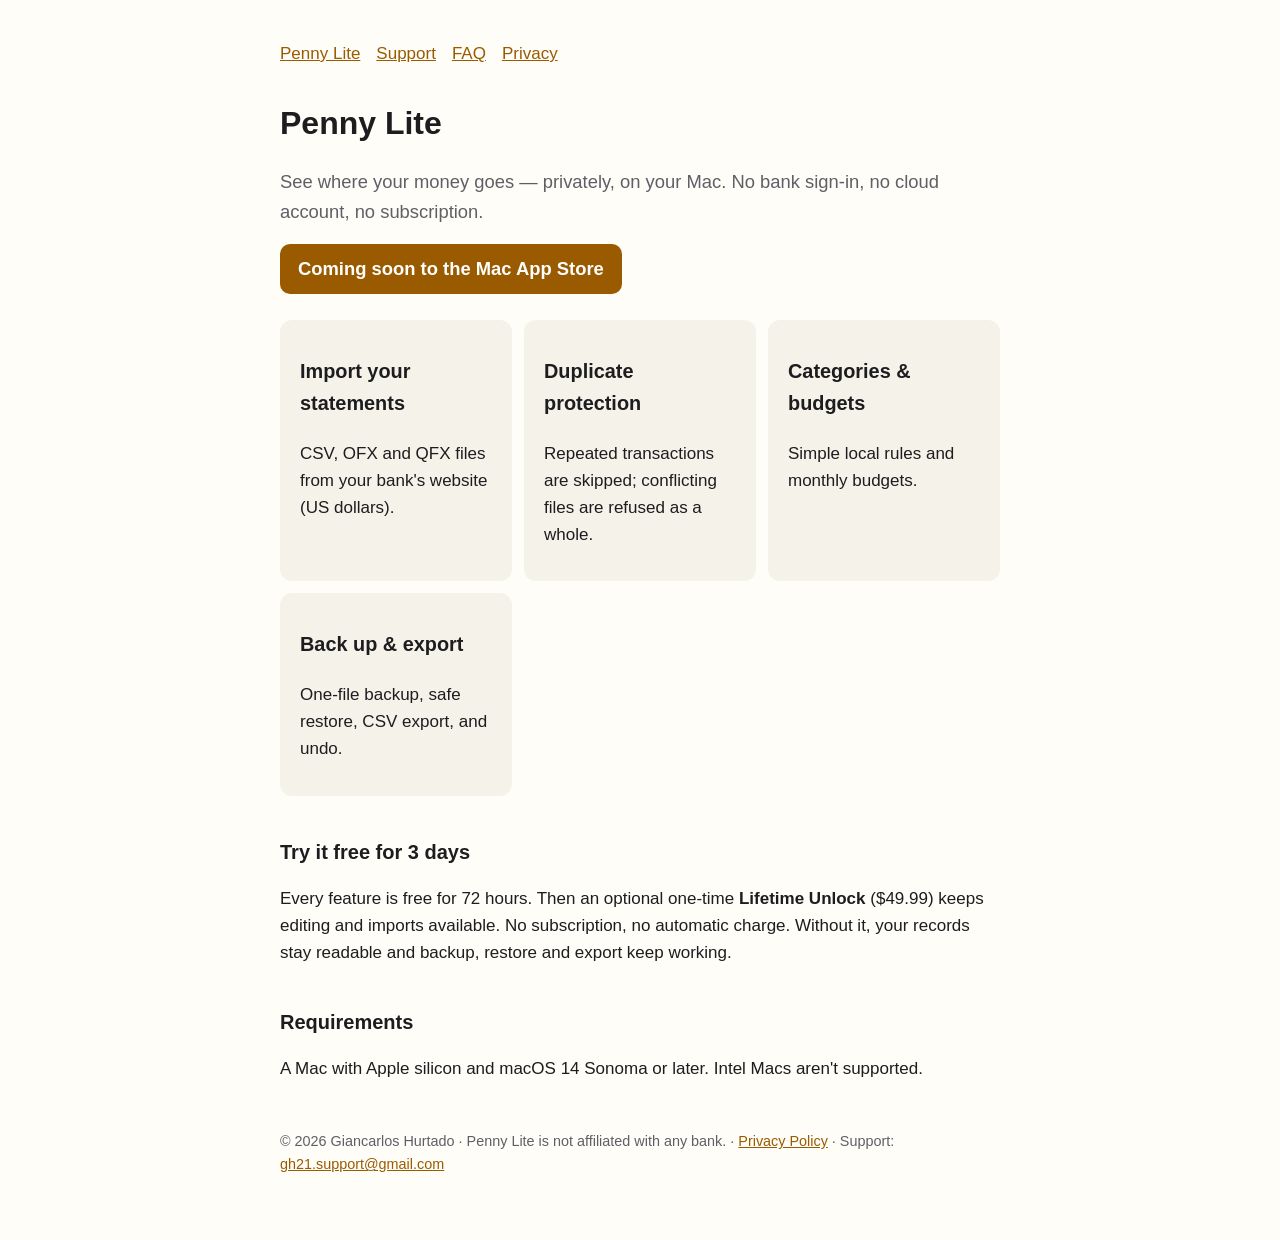
<file: index.html>
<!doctype html><html lang="en"><head><meta charset="utf-8"><meta name="viewport" content="width=device-width,initial-scale=1"><title>Penny Lite for Mac</title><meta name="description" content="Penny Lite: private spending tracker for Mac. Your records stay on your Mac."><link rel="stylesheet" href="style.css"></head><body><main><nav><a href="index.html">Penny Lite</a><a href="support.html">Support</a><a href="faq.html">FAQ</a><a href="privacy.html">Privacy</a></nav><section class="hero"><h1>Penny Lite</h1><p>See where your money goes — privately, on your Mac. No bank sign-in, no cloud account, no subscription.</p>
<p><span class="btn">Coming soon to the Mac App Store</span></p></section>
<div class="grid">
<div class="card"><h3>Import your statements</h3><p>CSV, OFX and QFX files from your bank's website (US dollars).</p></div>
<div class="card"><h3>Duplicate protection</h3><p>Repeated transactions are skipped; conflicting files are refused as a whole.</p></div>
<div class="card"><h3>Categories &amp; budgets</h3><p>Simple local rules and monthly budgets.</p></div>
<div class="card"><h3>Back up &amp; export</h3><p>One-file backup, safe restore, CSV export, and undo.</p></div>
</div>
<h2>Try it free for 3 days</h2><p>Every feature is free for 72 hours. Then an optional one-time <b>Lifetime Unlock</b> ($49.99) keeps editing and imports available. No subscription, no automatic charge. Without it, your records stay readable and backup, restore and export keep working.</p>
<h2>Requirements</h2><p>A Mac with Apple silicon and macOS 14 Sonoma or later. Intel Macs aren't supported.</p>
<footer>© 2026 Giancarlos Hurtado · Penny Lite is not affiliated with any bank. · <a href="privacy.html">Privacy Policy</a> · Support: <a href="mailto:gh21.support@gmail.com">gh21.support@gmail.com</a></footer></main></body></html>
</file>
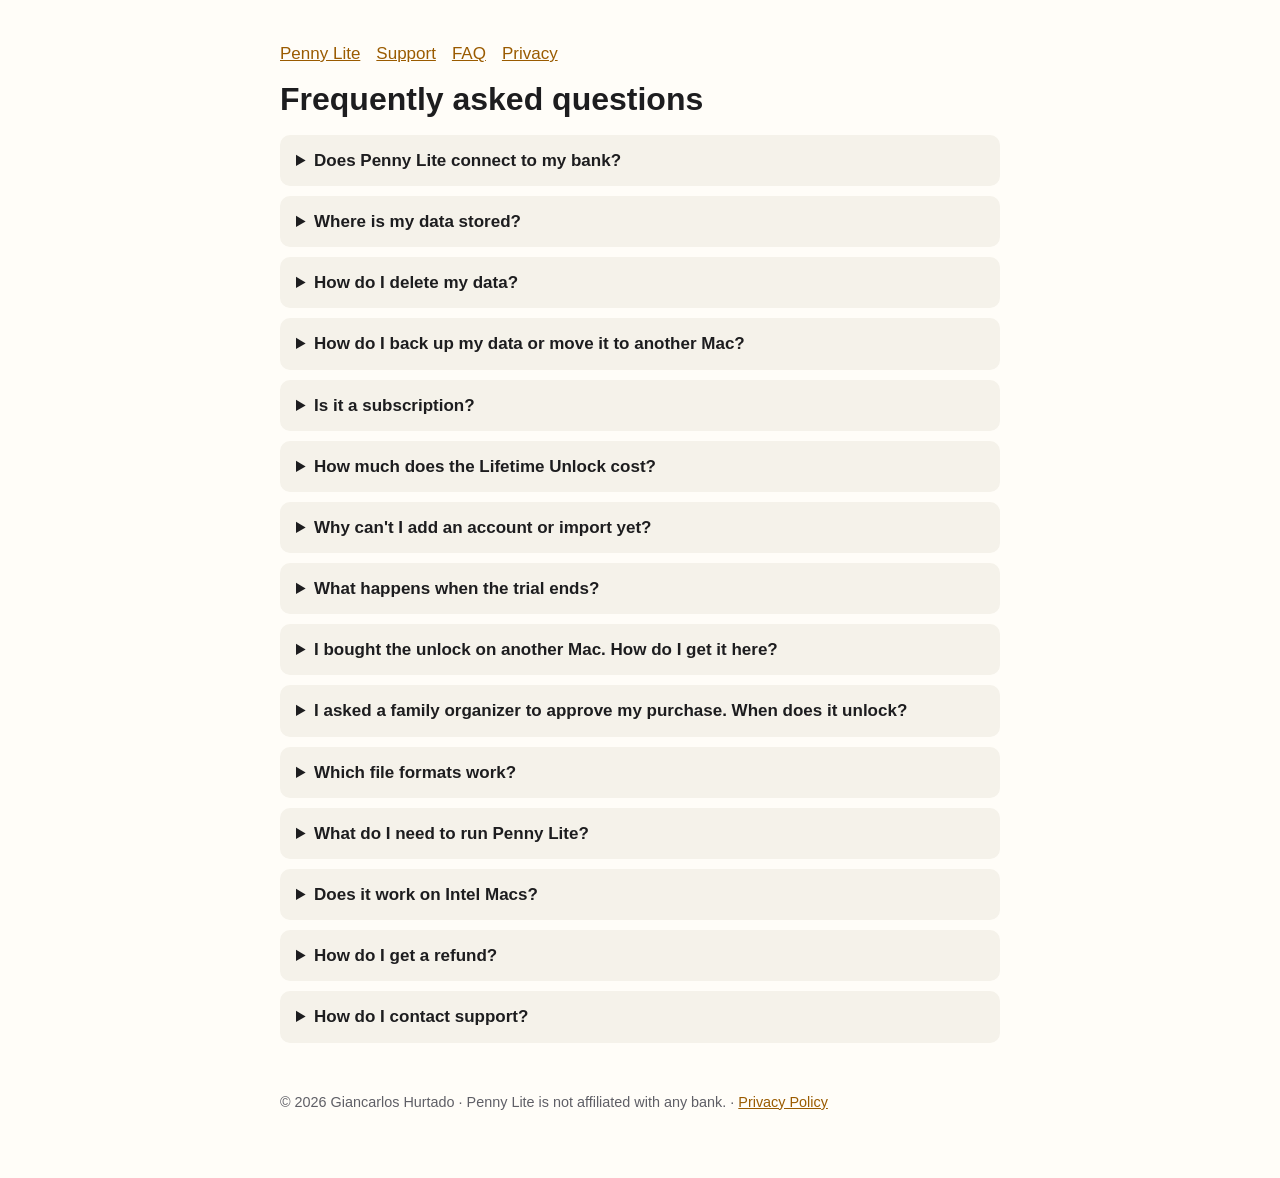
<file: faq.html>
<!doctype html><html lang="en"><head><meta charset="utf-8"><meta name="viewport" content="width=device-width,initial-scale=1"><title>Penny Lite FAQ</title><meta name="description" content="Penny Lite: private spending tracker for Mac. Your records stay on your Mac."><link rel="stylesheet" href="style.css"></head><body><main><nav><a href="index.html">Penny Lite</a><a href="support.html">Support</a><a href="faq.html">FAQ</a><a href="privacy.html">Privacy</a></nav><h1>Frequently asked questions</h1>
<details><summary>Does Penny Lite connect to my bank?</summary><p>No. You download a statement file from your bank's website and import it. Penny Lite never asks for bank passwords.</p></details>
<details><summary>Where is my data stored?</summary><p>Only on your Mac, inside Penny Lite's own folder. Nothing is uploaded. See the <a href="privacy.html">Privacy Policy</a>.</p></details>
<details><summary>How do I delete my data?</summary><p>Choose Data → Erase All Penny Lite Data… and confirm once; it permanently deletes your accounts, transactions, categories, budgets and automatic recovery backups on this Mac. It works with or without the unlock. Backups you saved elsewhere and your Apple purchases are not affected.</p></details>
<details><summary>How do I back up my data or move it to another Mac?</summary><p>Choose Data → Back Up All Data… to save one backup file. On the other Mac, choose Data → Restore Backup… and open that file. Backups aren't encrypted, so keep them somewhere private.</p></details>
<details><summary>Is it a subscription?</summary><p>No. After the 3-day free trial there's one optional purchase, the Lifetime Unlock. No automatic charges.</p></details>
<details><summary>How much does the Lifetime Unlock cost?</summary><p>$49.99, a one-time purchase after the 3-day free trial. No subscription, no automatic charge.</p></details>
<details><summary>Why can't I add an account or import yet?</summary><p>Adding accounts, importing and editing start with the free 3-day trial. Choose Data → Trial and Purchase… → Start Free 3-Day Trial. If the purchase options can't load, check your internet connection and choose Try Again.</p></details>
<details><summary>What happens when the trial ends?</summary><p>Your records stay yours: viewing, export, backup, restoring a Penny Lite backup, undo and erasing your data keep working. New imports (bank statements or data from an older Penny) and edits need the Lifetime Unlock.</p></details>
<details><summary>I bought the unlock on another Mac. How do I get it here?</summary><p>Choose Data → Trial and Purchase… → Restore Purchases, signed in with the same Apple Account.</p></details>
<details><summary>I asked a family organizer to approve my purchase. When does it unlock?</summary><p>Penny Lite unlocks once your Mac receives Apple's approval. If it hasn't unlocked yet, choose Data → Trial and Purchase… → Restore Purchases. Your records stay available while you wait.</p></details>
<details><summary>Which file formats work?</summary><p>CSV, OFX and QFX statements in US dollars. For CSV files Penny asks once which column is which.</p></details>
<details><summary>What do I need to run Penny Lite?</summary><p>A Mac with Apple silicon and macOS 14 Sonoma or later.</p></details>
<details><summary>Does it work on Intel Macs?</summary><p>Not at launch. Penny Lite requires a Mac with Apple silicon.</p></details>
<details><summary>How do I get a refund?</summary><p>App Store refunds are handled by Apple at <a href="https://reportaproblem.apple.com">reportaproblem.apple.com</a>.</p></details>
<details><summary>How do I contact support?</summary><p>Email <a href="mailto:gh21.support@gmail.com">gh21.support@gmail.com</a>. Please don't send bank statements or financial files.</p></details>
<footer>© 2026 Giancarlos Hurtado · Penny Lite is not affiliated with any bank. · <a href="privacy.html">Privacy Policy</a></footer></main></body></html>
</file>
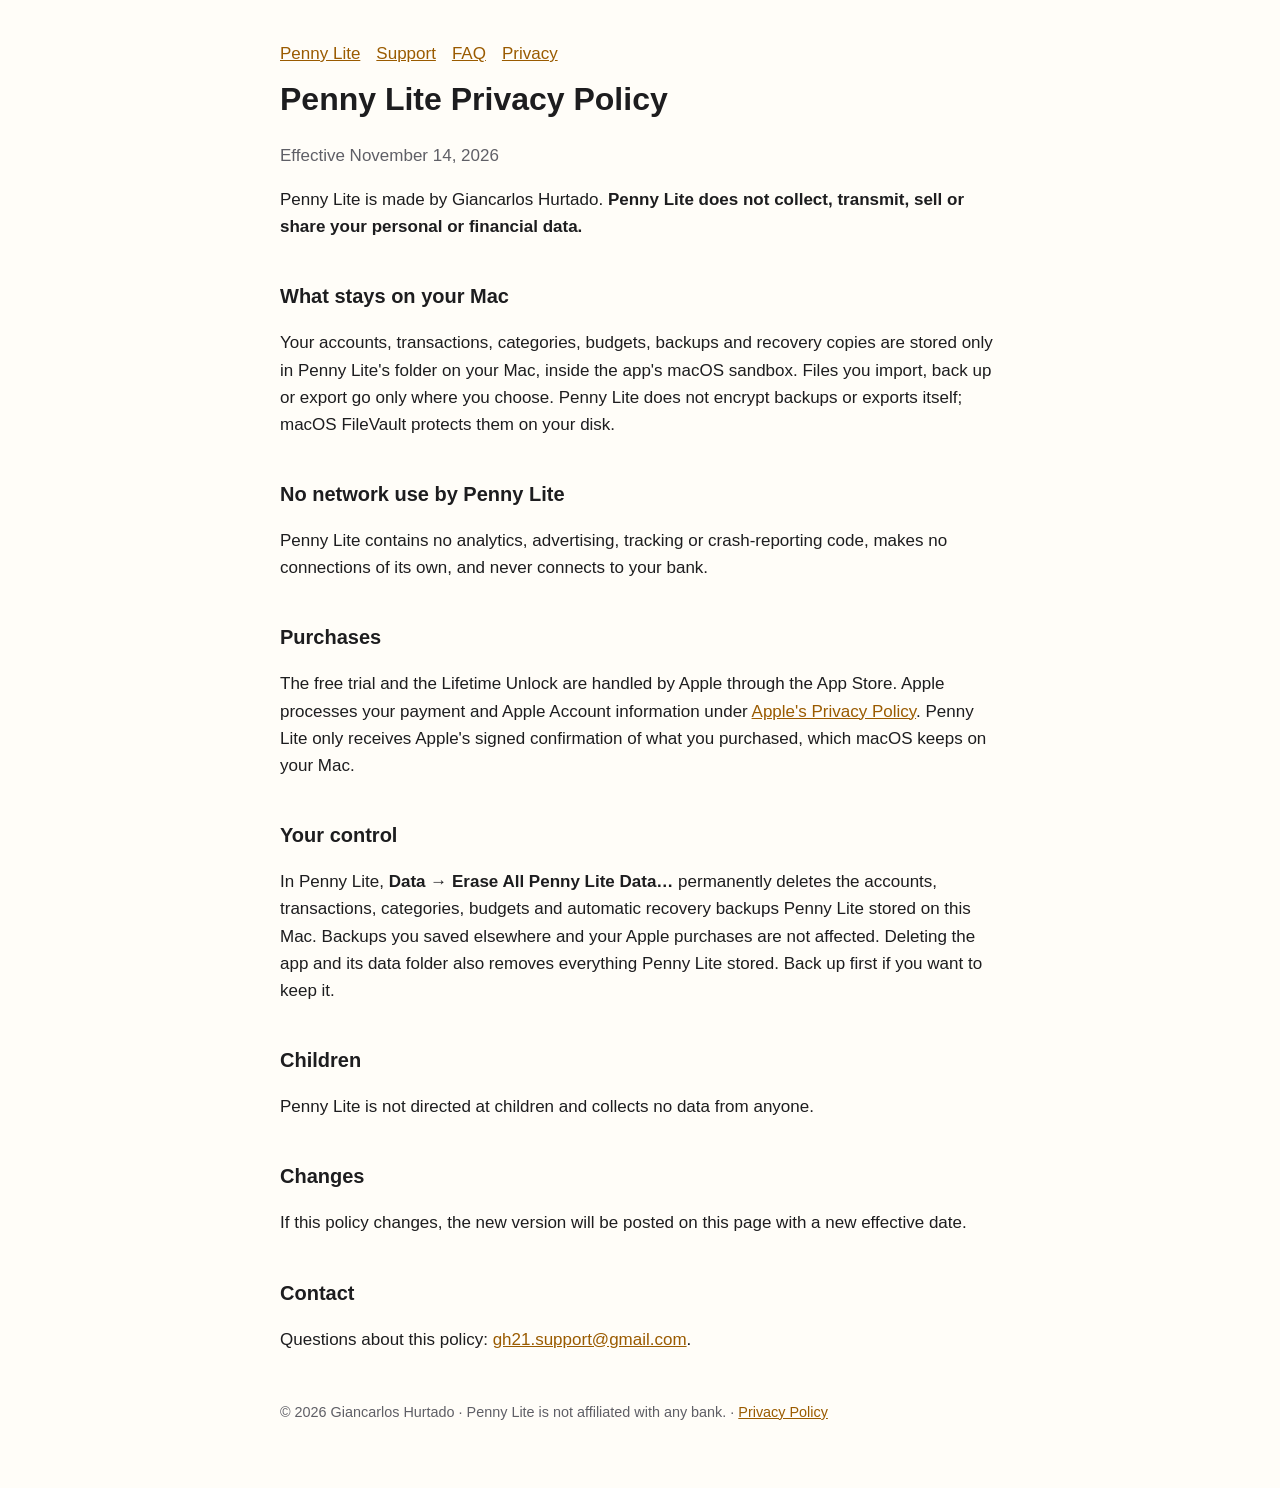
<file: privacy.html>
<!doctype html><html lang="en"><head><meta charset="utf-8"><meta name="viewport" content="width=device-width,initial-scale=1"><title>Penny Lite Privacy Policy</title><meta name="description" content="Penny Lite: private spending tracker for Mac. Your records stay on your Mac."><link rel="stylesheet" href="style.css"></head><body><main><nav><a href="index.html">Penny Lite</a><a href="support.html">Support</a><a href="faq.html">FAQ</a><a href="privacy.html">Privacy</a></nav><h1>Penny Lite Privacy Policy</h1><p class="muted">Effective November 14, 2026</p>
<p>Penny Lite is made by Giancarlos Hurtado. <b>Penny Lite does not collect, transmit, sell or share your personal or financial data.</b></p>
<h2>What stays on your Mac</h2>
<p>Your accounts, transactions, categories, budgets, backups and recovery copies are stored only in Penny Lite's folder on your Mac, inside the app's macOS sandbox. Files you import, back up or export go only where you choose. Penny Lite does not encrypt backups or exports itself; macOS FileVault protects them on your disk.</p>
<h2>No network use by Penny Lite</h2>
<p>Penny Lite contains no analytics, advertising, tracking or crash-reporting code, makes no connections of its own, and never connects to your bank.</p>
<h2>Purchases</h2>
<p>The free trial and the Lifetime Unlock are handled by Apple through the App Store. Apple processes your payment and Apple Account information under <a href="https://www.apple.com/legal/privacy/">Apple's Privacy Policy</a>. Penny Lite only receives Apple's signed confirmation of what you purchased, which macOS keeps on your Mac.</p>
<h2>Your control</h2>
<p>In Penny Lite, <b>Data → Erase All Penny Lite Data…</b> permanently deletes the accounts, transactions, categories, budgets and automatic recovery backups Penny Lite stored on this Mac. Backups you saved elsewhere and your Apple purchases are not affected. Deleting the app and its data folder also removes everything Penny Lite stored. Back up first if you want to keep it.</p>
<h2>Children</h2><p>Penny Lite is not directed at children and collects no data from anyone.</p>
<h2>Changes</h2><p>If this policy changes, the new version will be posted on this page with a new effective date.</p>
<h2>Contact</h2><p>Questions about this policy: <a href="mailto:gh21.support@gmail.com">gh21.support@gmail.com</a>.</p>

<footer>© 2026 Giancarlos Hurtado · Penny Lite is not affiliated with any bank. · <a href="privacy.html">Privacy Policy</a></footer></main></body></html>
</file>
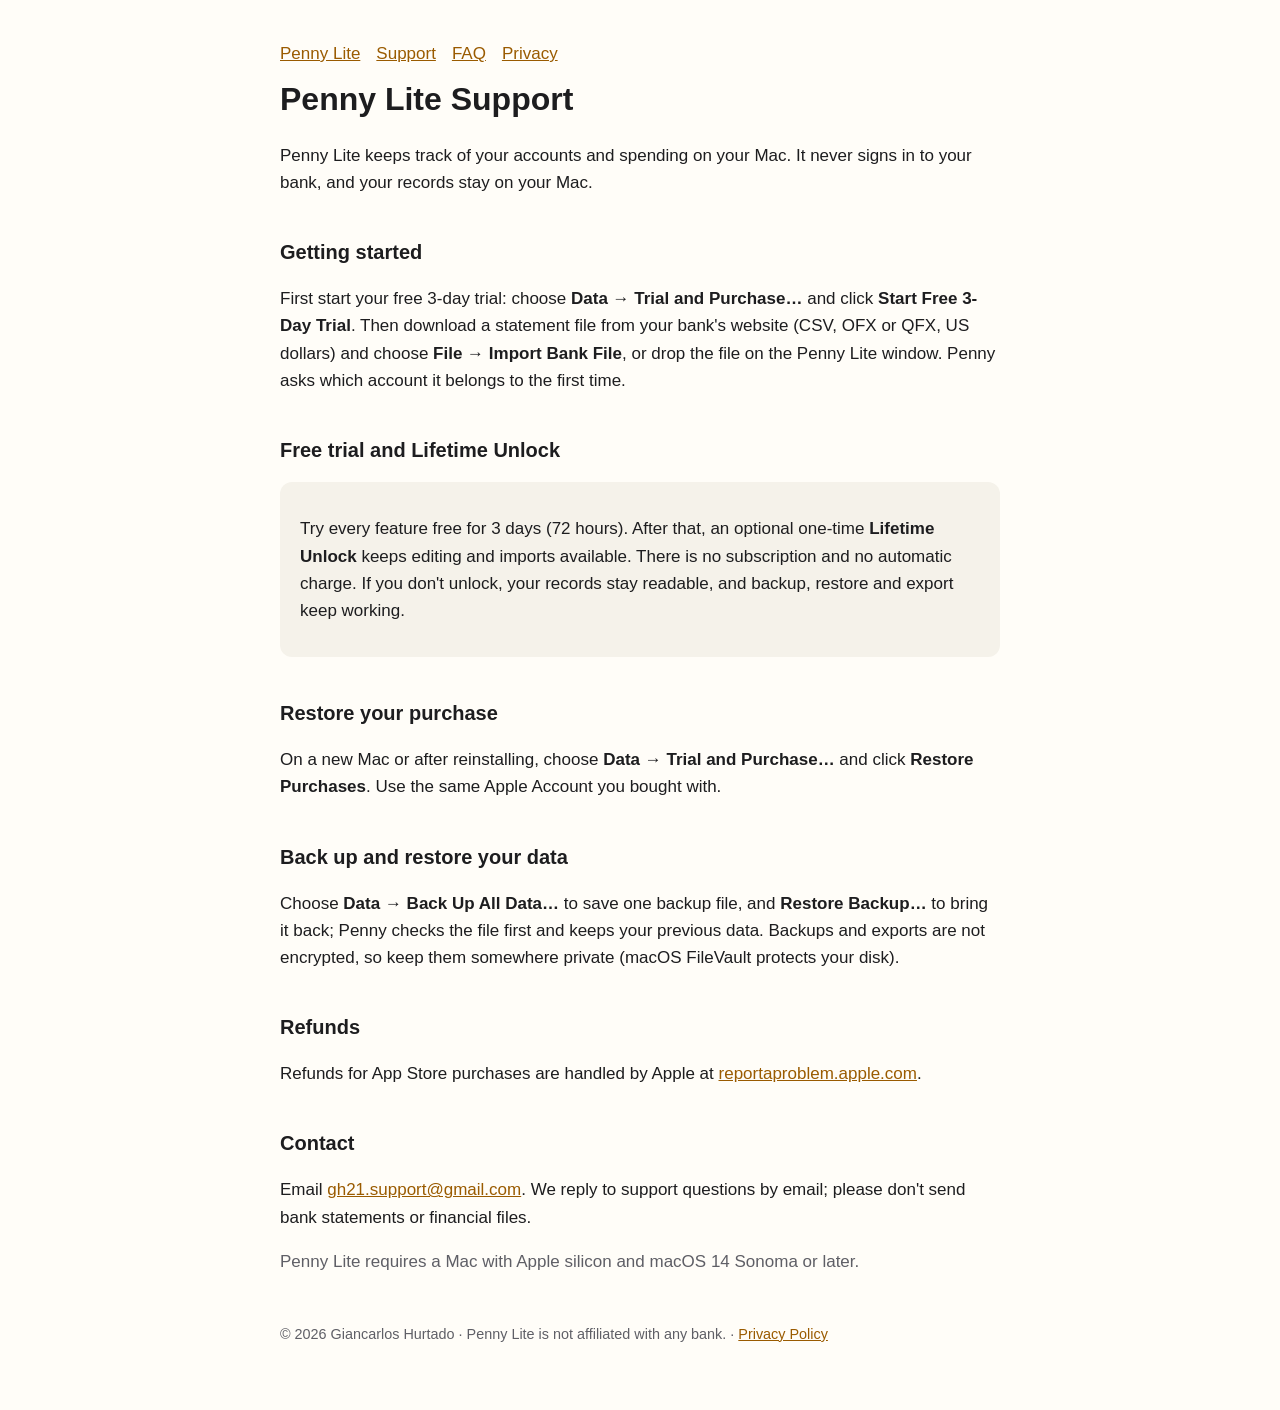
<file: support.html>
<!doctype html><html lang="en"><head><meta charset="utf-8"><meta name="viewport" content="width=device-width,initial-scale=1"><title>Penny Lite Support</title><meta name="description" content="Penny Lite: private spending tracker for Mac. Your records stay on your Mac."><link rel="stylesheet" href="style.css"></head><body><main><nav><a href="index.html">Penny Lite</a><a href="support.html">Support</a><a href="faq.html">FAQ</a><a href="privacy.html">Privacy</a></nav><h1>Penny Lite Support</h1>
<p>Penny Lite keeps track of your accounts and spending on your Mac. It never signs in to your bank, and your records stay on your Mac.</p>
<h2>Getting started</h2>
<p>First start your free 3-day trial: choose <b>Data → Trial and Purchase…</b> and click <b>Start Free 3-Day Trial</b>. Then download a statement file from your bank's website (CSV, OFX or QFX, US dollars) and choose <b>File → Import Bank File</b>, or drop the file on the Penny Lite window. Penny asks which account it belongs to the first time.</p>
<h2>Free trial and Lifetime Unlock</h2>
<div class="card"><p>Try every feature free for 3 days (72 hours). After that, an optional one-time <b>Lifetime Unlock</b> keeps editing and imports available. There is no subscription and no automatic charge. If you don't unlock, your records stay readable, and backup, restore and export keep working.</p></div>
<h2>Restore your purchase</h2>
<p>On a new Mac or after reinstalling, choose <b>Data → Trial and Purchase…</b> and click <b>Restore Purchases</b>. Use the same Apple Account you bought with.</p>
<h2>Back up and restore your data</h2>
<p>Choose <b>Data → Back Up All Data…</b> to save one backup file, and <b>Restore Backup…</b> to bring it back; Penny checks the file first and keeps your previous data. Backups and exports are not encrypted, so keep them somewhere private (macOS FileVault protects your disk).</p>
<h2>Refunds</h2>
<p>Refunds for App Store purchases are handled by Apple at <a href="https://reportaproblem.apple.com">reportaproblem.apple.com</a>.</p>
<h2>Contact</h2>
<p>Email <a href="mailto:gh21.support@gmail.com">gh21.support@gmail.com</a>. We reply to support questions by email; please don't send bank statements or financial files.</p>
<p class="muted">Penny Lite requires a Mac with Apple silicon and macOS 14 Sonoma or later.</p>

<footer>© 2026 Giancarlos Hurtado · Penny Lite is not affiliated with any bank. · <a href="privacy.html">Privacy Policy</a></footer></main></body></html>
</file>
<file: style.css>
:root{--bg:#fffdf8;--fg:#1d1d1f;--muted:#5f5f66;--accent:#9a5b00;--card:#f5f2ea}
@media (prefers-color-scheme:dark){:root{--bg:#141414;--fg:#f2f2f2;--muted:#a8a8ad;--accent:#f0a83a;--card:#202020}}
body{margin:0;background:var(--bg);color:var(--fg);font:17px/1.6 -apple-system,BlinkMacSystemFont,"Segoe UI",sans-serif}
main{max-width:720px;margin:0 auto;padding:40px 16px 64px}h1{font-size:2rem;margin:.2em 0}h2{margin-top:2em;font-size:1.25rem}
a{color:var(--accent)}.card{background:var(--card);border-radius:12px;padding:16px 20px;margin:16px 0}.muted{color:var(--muted)}
nav a{margin-right:16px}
.hero{padding:24px 0 8px}.hero p{font-size:1.15rem;color:var(--muted)}.grid{display:grid;grid-template-columns:repeat(auto-fit,minmax(200px,1fr));gap:12px}
.grid .card{margin:0}.btn{display:inline-block;background:var(--accent);color:#fff;padding:10px 18px;border-radius:10px;text-decoration:none;font-weight:600}
footer{margin-top:48px;font-size:.9rem;color:var(--muted)}details{background:var(--card);border-radius:10px;padding:12px 16px;margin:10px 0}summary{font-weight:600;cursor:pointer}
</file>
